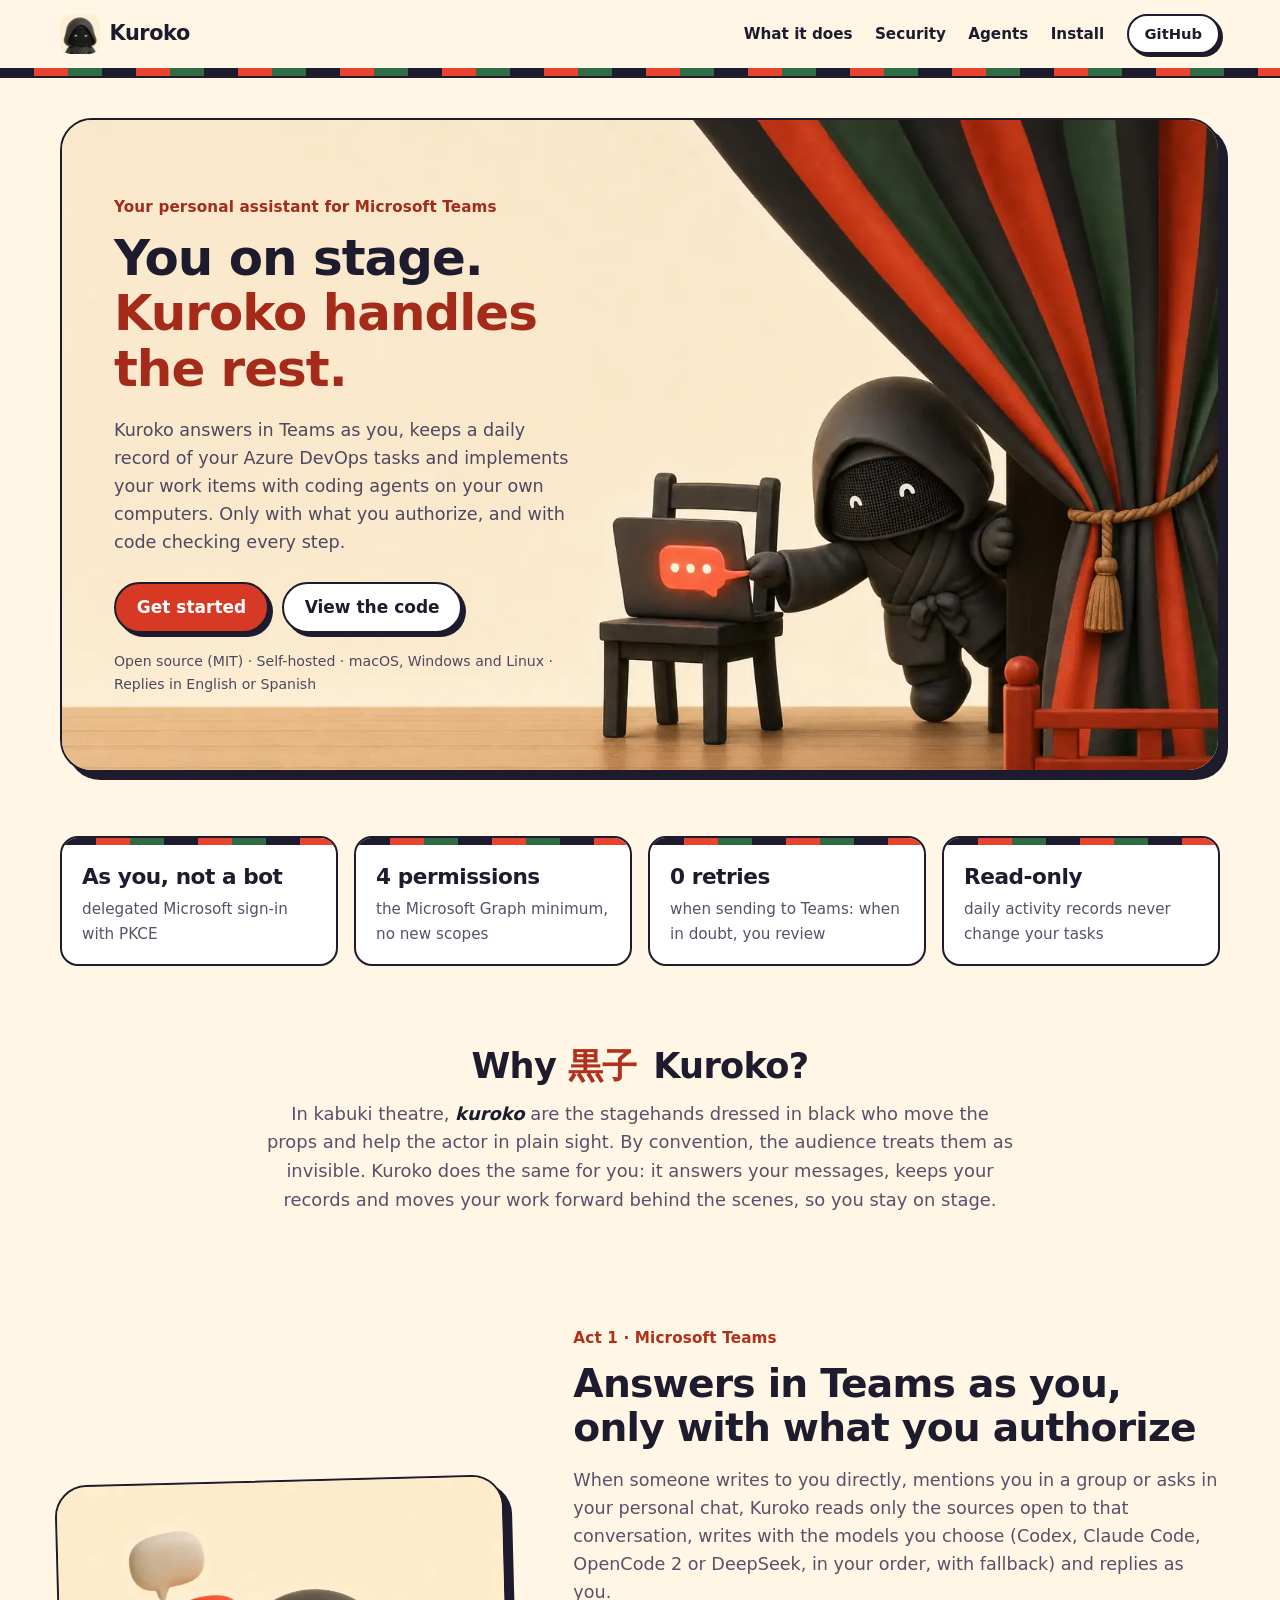
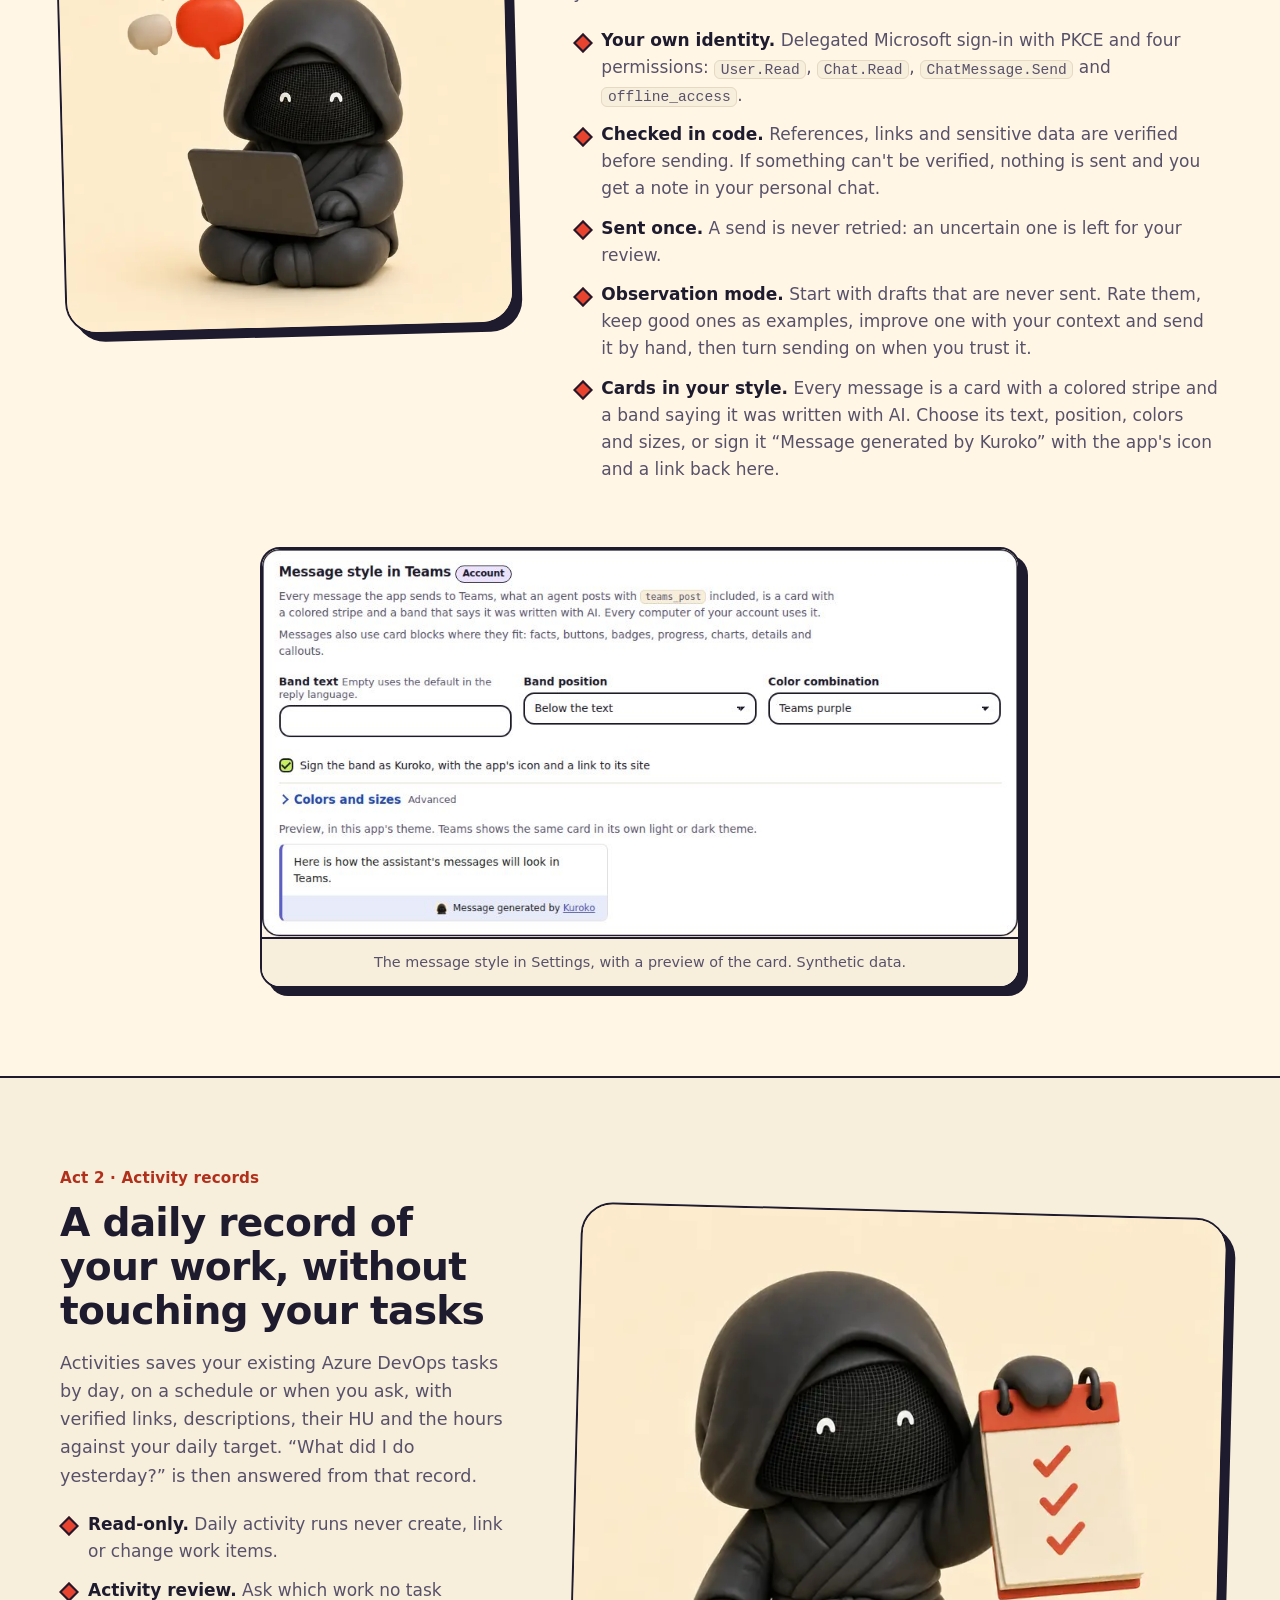
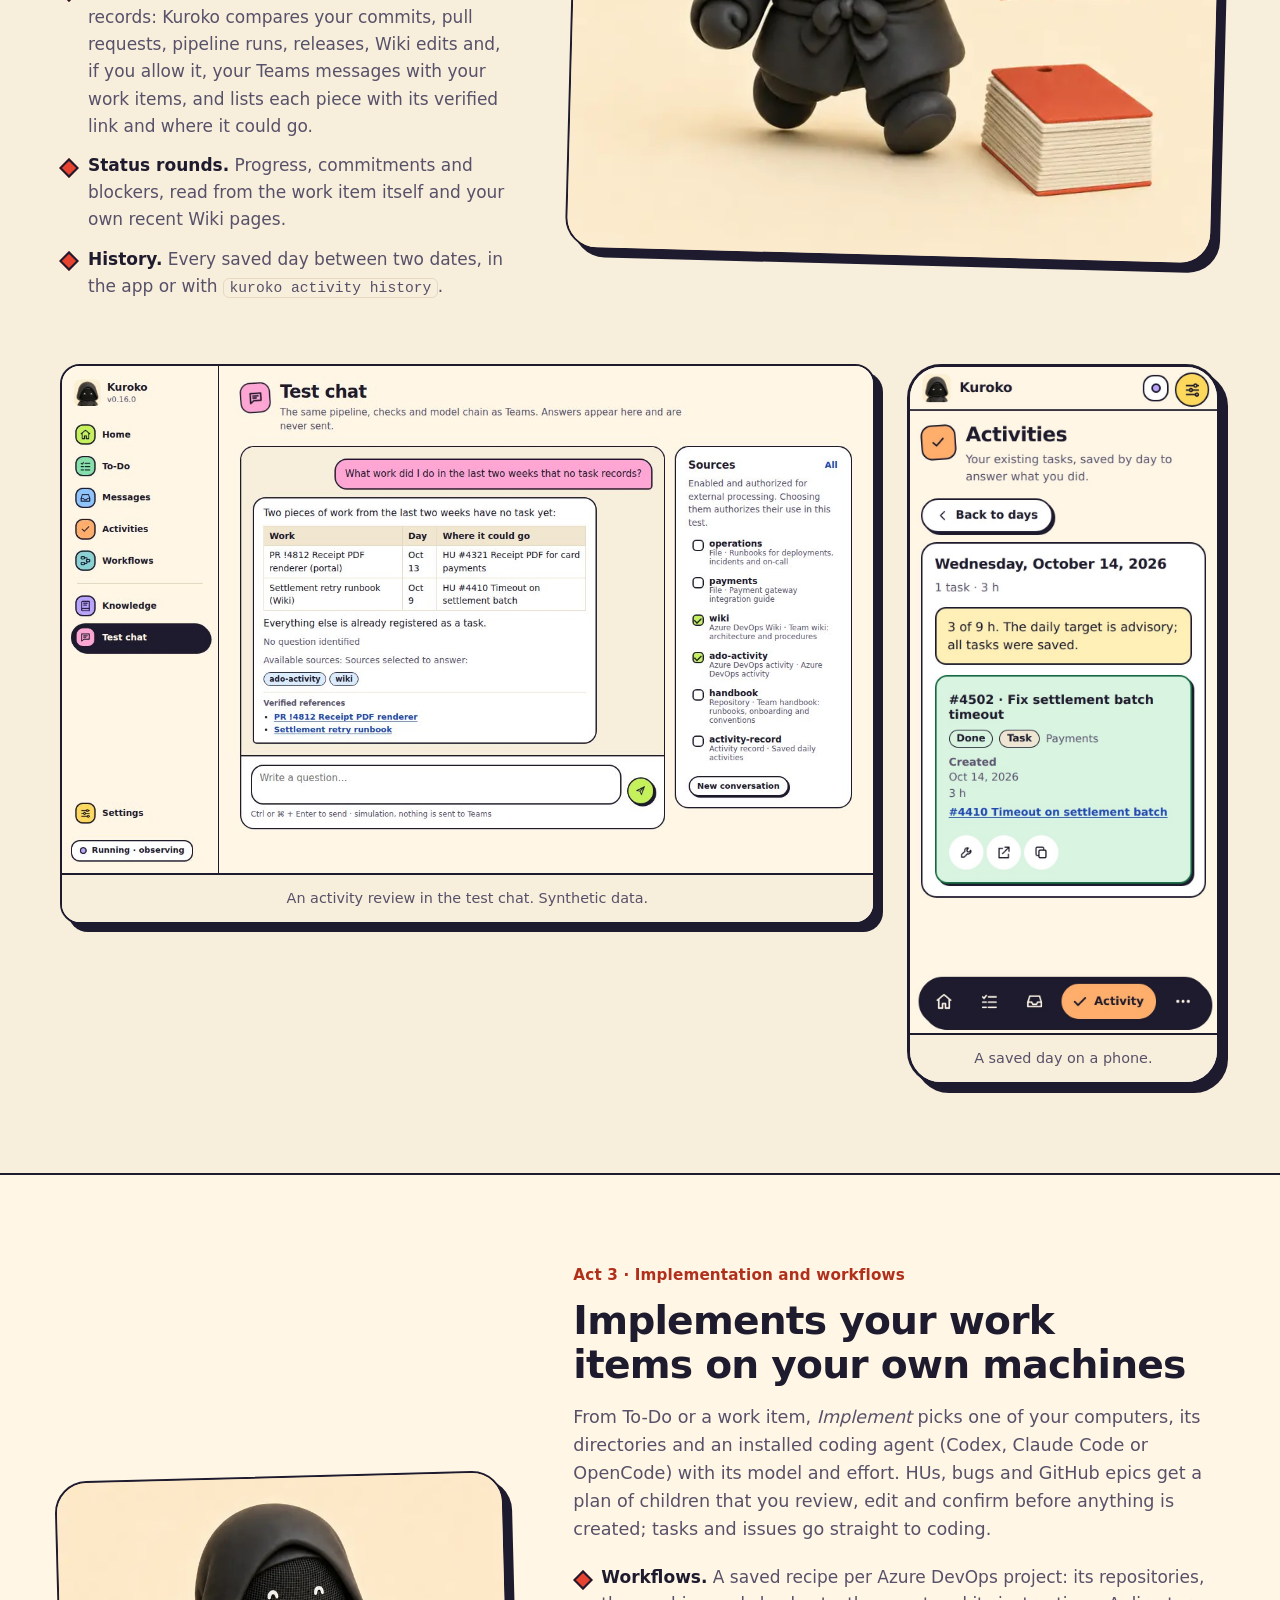
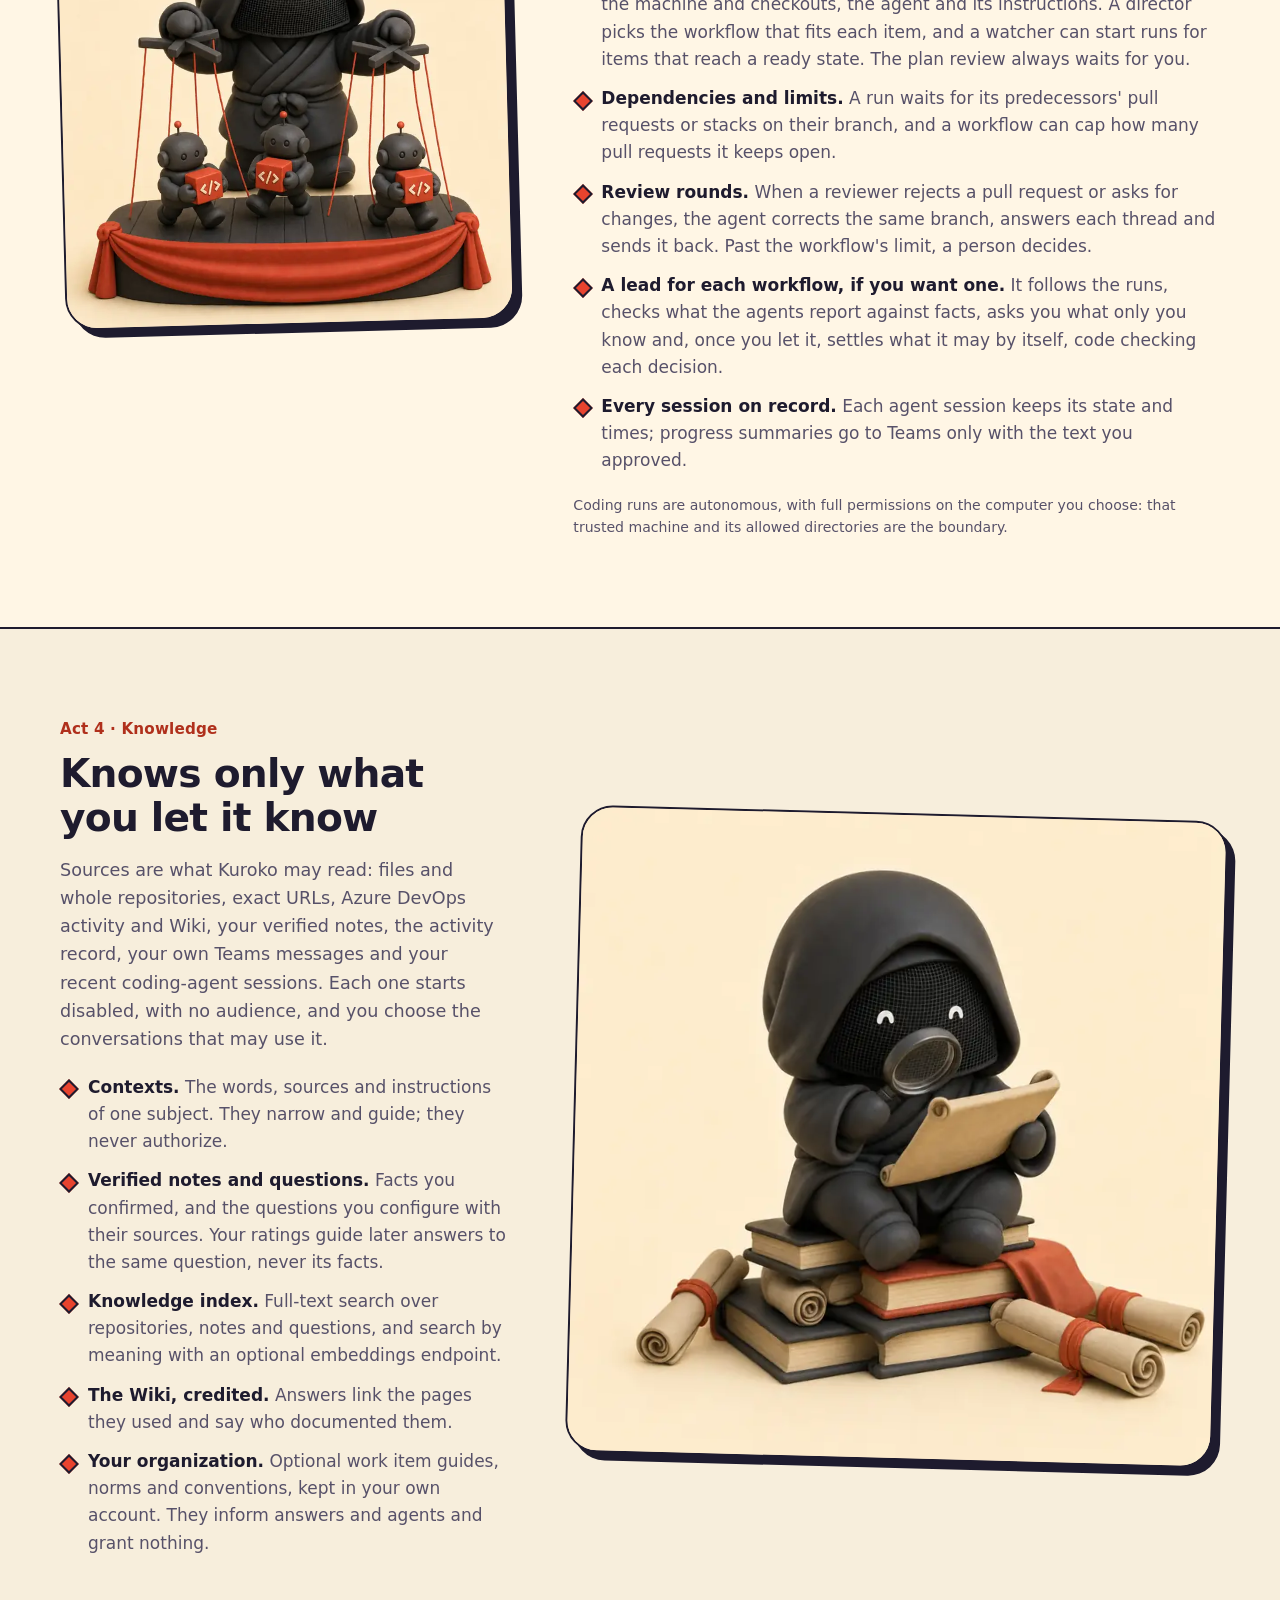
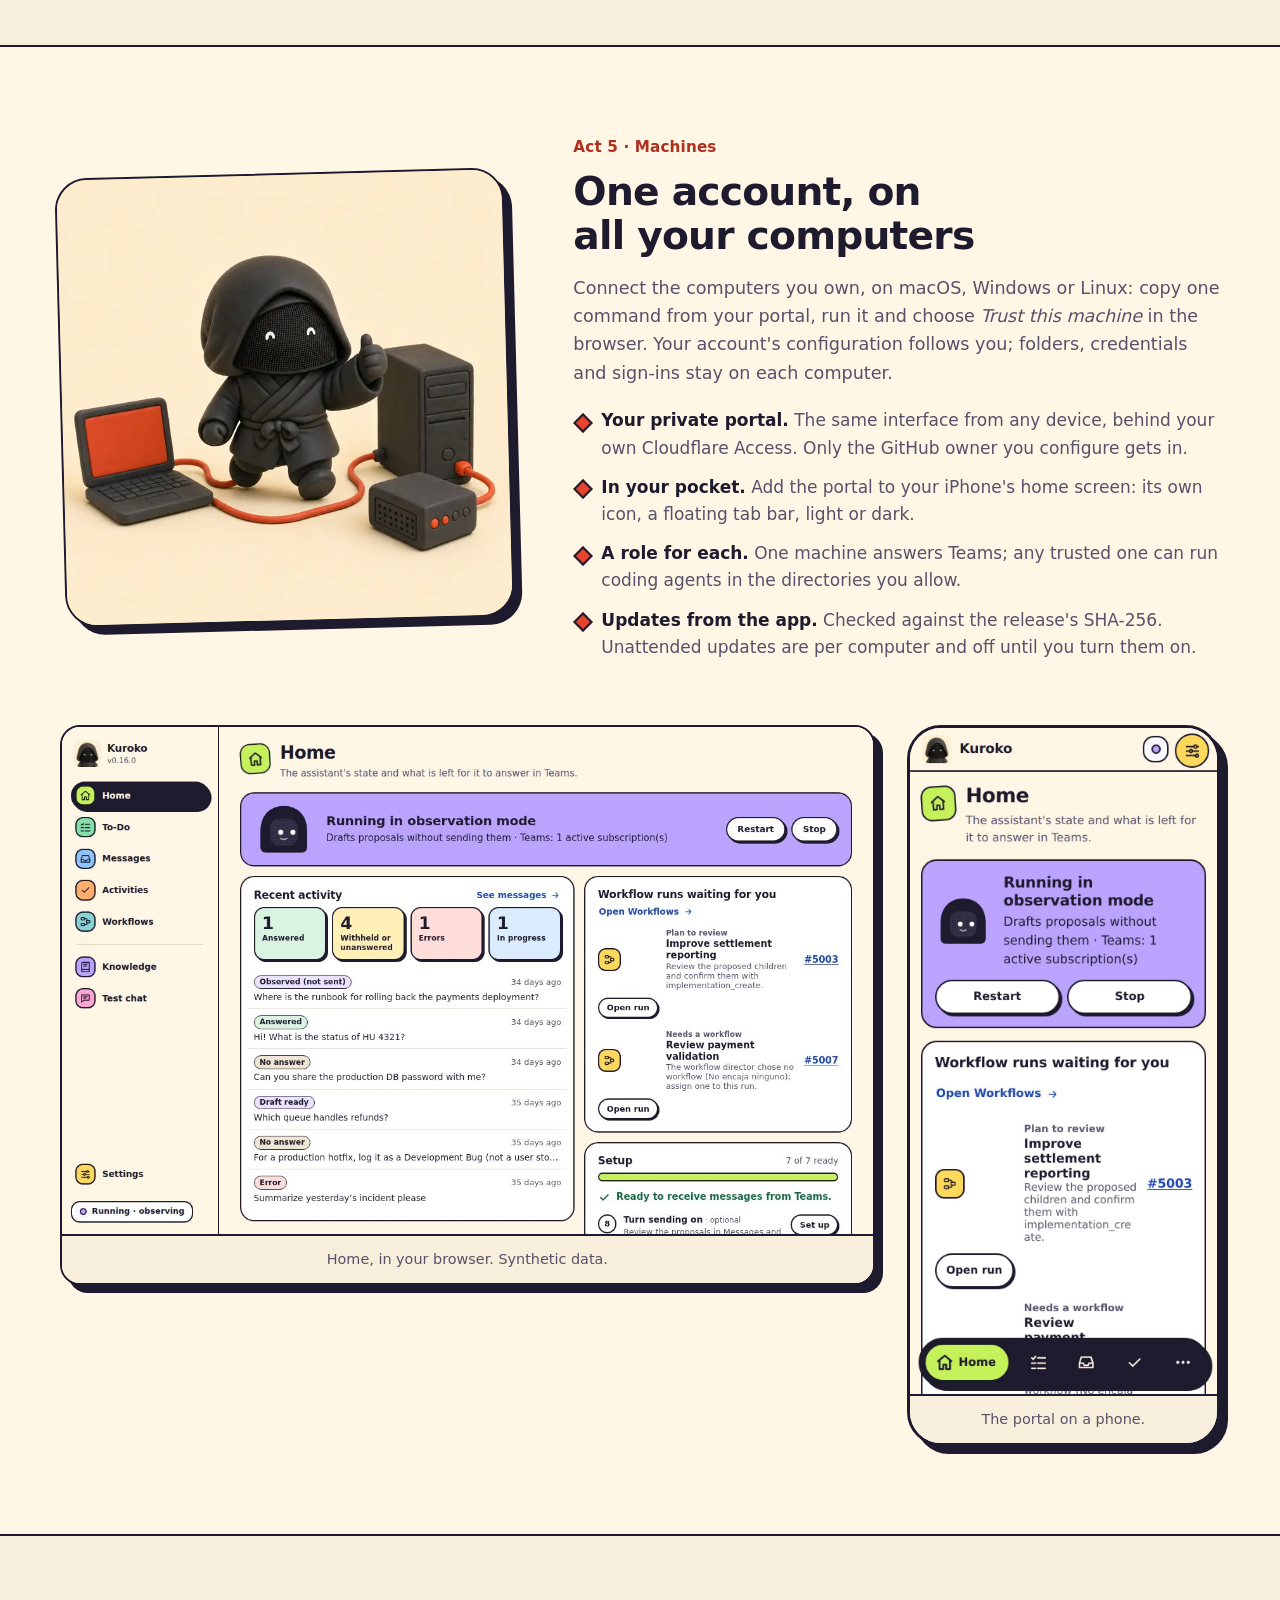
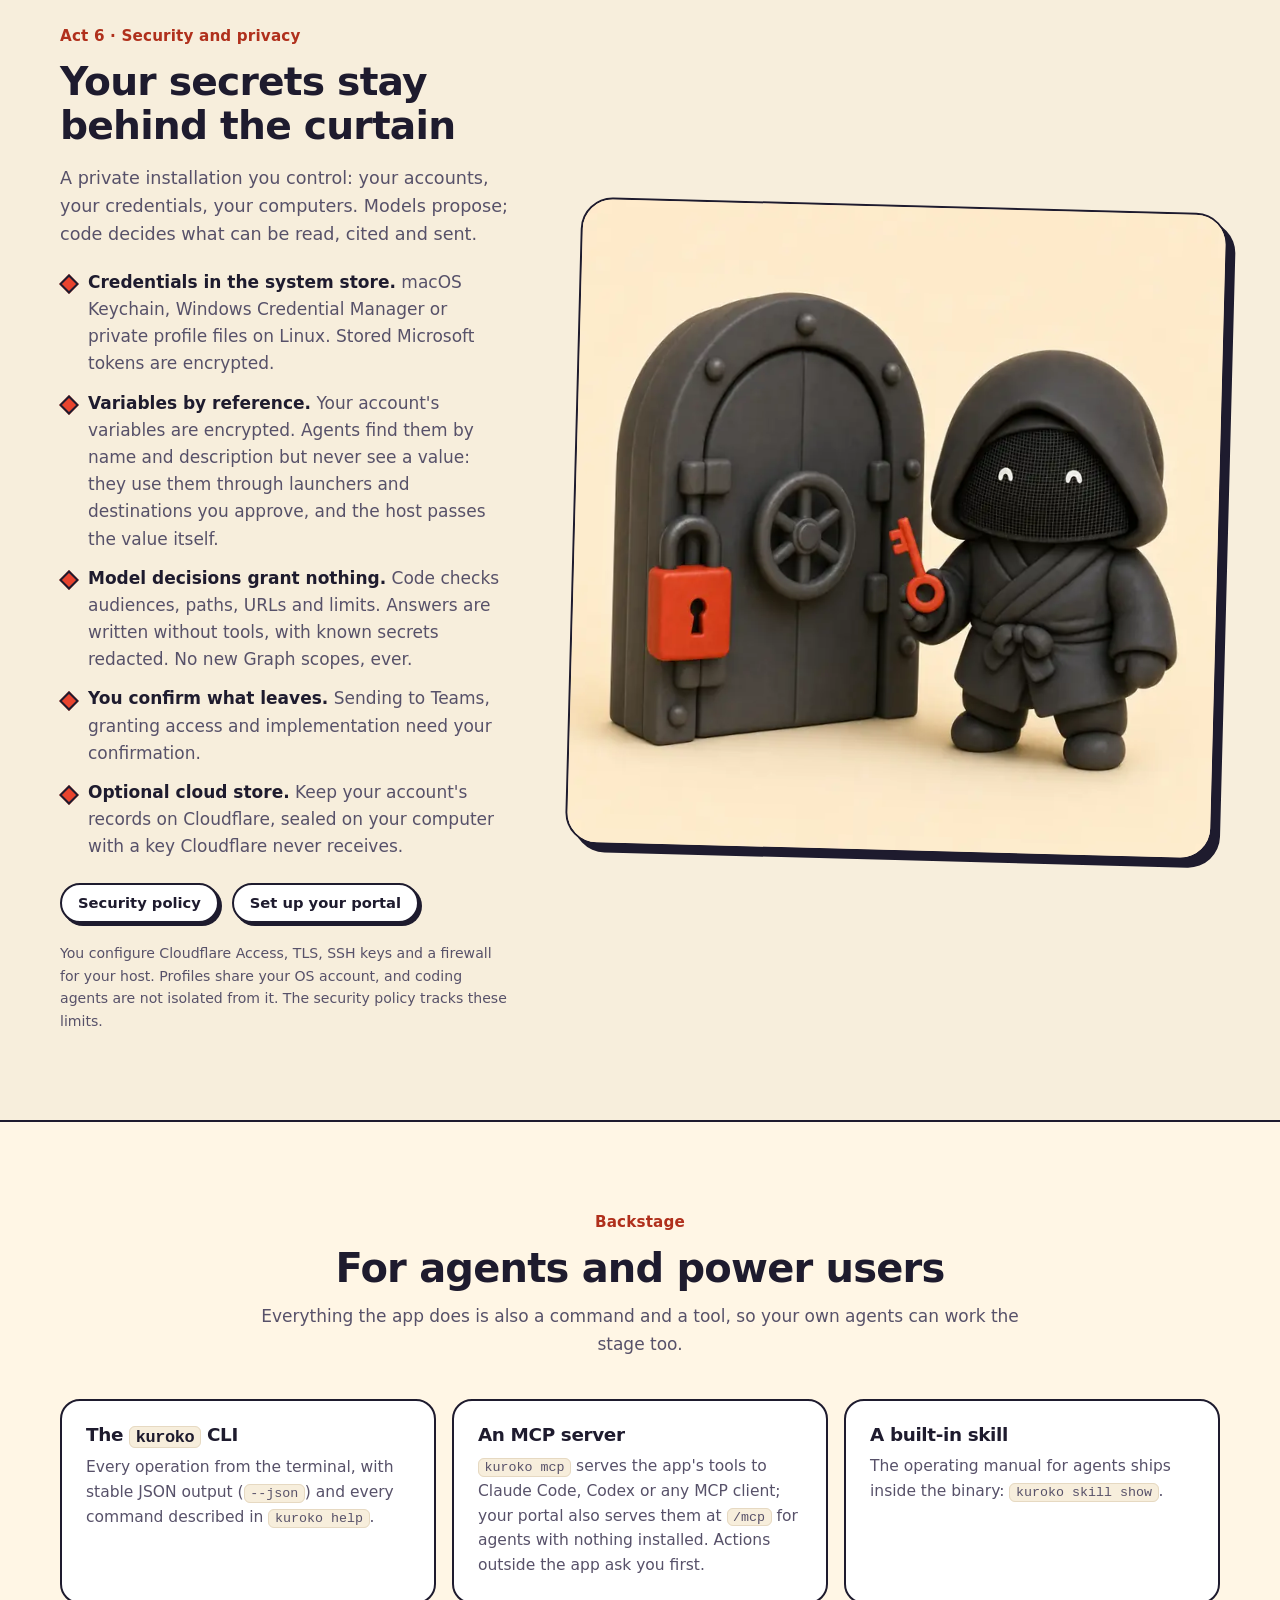
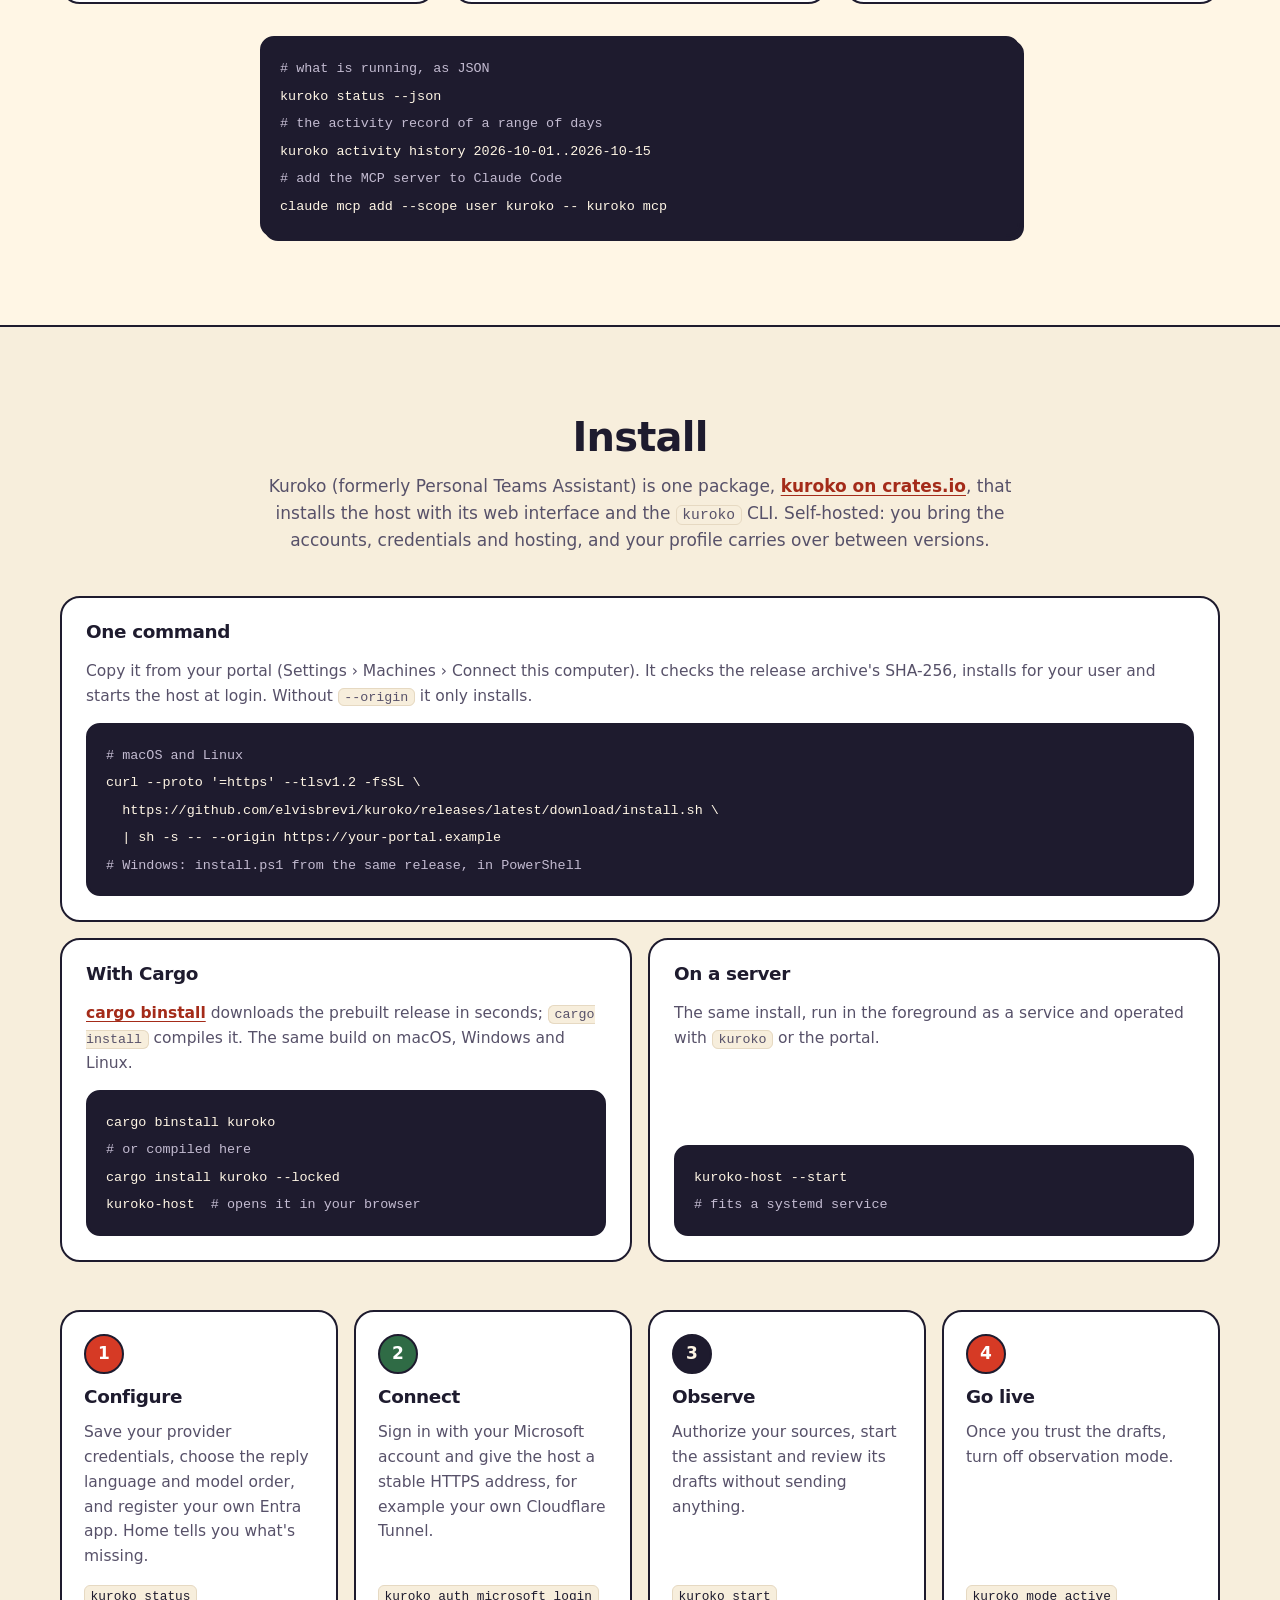
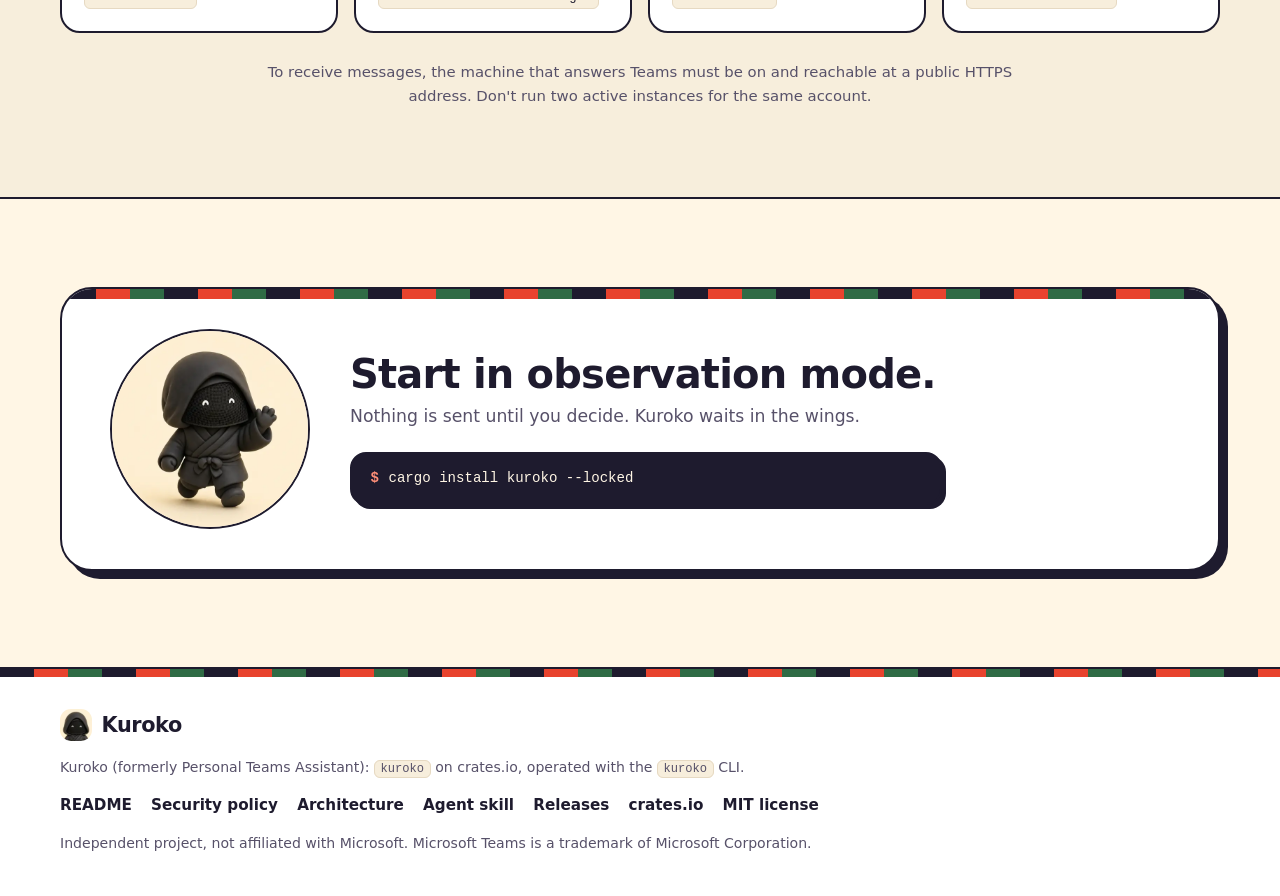
<file: site/public/index.html>
<!doctype html>
<html lang="en">
<head>
  <meta charset="utf-8">
  <meta name="viewport" content="width=device-width, initial-scale=1">
  <meta name="color-scheme" content="light dark">
  <title>Kuroko — You on stage. Kuroko handles the rest.</title>
  <meta name="description" content="Kuroko, the Personal Teams Assistant: it answers in Microsoft Teams as you, keeps a daily record of your Azure DevOps tasks and implements your work items with coding agents on your own computers, only with what you authorize.">
  <meta property="og:site_name" content="Kuroko">
  <meta property="og:title" content="Kuroko — You on stage. Kuroko handles the rest.">
  <meta property="og:description" content="Answers in Teams as you, keeps your activity records and implements your work behind the scenes. Self-hosted and open source: a web interface, a CLI and an MCP server in one Cargo package.">
  <meta property="og:type" content="website">
  <meta property="og:url" content="https://kuroko.elvisbrevi.cl/">
  <meta property="og:image" content="https://kuroko.elvisbrevi.cl/assets/og-banner.jpg">
  <meta property="og:image:type" content="image/jpeg">
  <meta property="og:image:width" content="1200">
  <meta property="og:image:height" content="800">
  <meta property="og:image:alt" content="Kuroko, a small stagehand in a black hood and robe, waves next to the wordmark and the line: You on stage. Kuroko handles the rest.">
  <meta name="twitter:card" content="summary_large_image">
  <meta name="twitter:title" content="Kuroko — You on stage. Kuroko handles the rest.">
  <meta name="twitter:description" content="Answers in Teams as you, keeps your activity records and implements your work behind the scenes. Self-hosted and open source.">
  <meta name="twitter:image" content="https://kuroko.elvisbrevi.cl/assets/og-banner.jpg">
  <meta name="twitter:image:alt" content="Kuroko, a small stagehand in a black hood and robe, waves next to the wordmark and the line: You on stage. Kuroko handles the rest.">
  <meta name="theme-color" content="#fff6e5" media="(prefers-color-scheme: light)">
  <meta name="theme-color" content="#17151f" media="(prefers-color-scheme: dark)">
  <link rel="canonical" href="https://kuroko.elvisbrevi.cl/">
  <link rel="icon" href="assets/icon.png" type="image/png">
  <link rel="apple-touch-icon" href="assets/apple-touch-icon.png">
  <link rel="stylesheet" href="style.css">
</head>
<body>
  <a class="skip" href="#top">Skip to content</a>
  <header class="topbar">
    <div class="wrap topbar-inner">
      <a class="brand" href="#top"><img src="assets/mark-96.webp" alt="" width="40" height="40"><span>Kuroko</span></a>
      <nav aria-label="Sections">
        <a href="#acts">What it does</a>
        <a href="#security">Security</a>
        <a href="#agents">Agents</a>
        <a href="#install">Install</a>
        <a class="button secondary small" href="https://github.com/elvisbrevi/kuroko">GitHub</a>
      </nav>
    </div>
    <div class="curtain" aria-hidden="true"></div>
  </header>

  <main id="top">
    <section class="hero" aria-labelledby="hero-title">
      <div class="wrap">
        <div class="stage">
          <div class="stage-copy">
            <p class="kicker">Your personal assistant for Microsoft Teams</p>
            <h1 id="hero-title">You on stage. <span>Kuroko handles the rest.</span></h1>
            <p class="lead">Kuroko answers in Teams as you, keeps a daily record of your Azure DevOps tasks and implements your work items with coding agents on your own computers. Only with what you authorize, and with code checking every step.</p>
            <div class="cta">
              <a class="button" href="#install">Get started</a>
              <a class="button secondary" href="https://github.com/elvisbrevi/kuroko">View the code</a>
            </div>
            <p class="fine">Open source (MIT) · Self-hosted · macOS, Windows and Linux · Replies in English or Spanish</p>
          </div>
          <img class="stage-art" src="assets/stage-1536.webp" srcset="assets/stage-900.webp 900w, assets/stage-1536.webp 1536w" sizes="(max-width: 1208px) 100vw, 1160px" width="1536" height="1024" fetchpriority="high" alt="A kabuki stage with its striped curtain. On an empty chair sits a laptop, and a small stagehand dressed in black slides a chat bubble onto its screen.">
        </div>
      </div>
    </section>

    <section class="playbill" aria-label="At a glance">
      <div class="wrap playbill-inner">
        <p class="ticket"><strong>As you, not a bot</strong><span>delegated Microsoft sign-in with PKCE</span></p>
        <p class="ticket"><strong>4 permissions</strong><span>the Microsoft Graph minimum, no new scopes</span></p>
        <p class="ticket"><strong>0 retries</strong><span>when sending to Teams: when in doubt, you review</span></p>
        <p class="ticket"><strong>Read-only</strong><span>daily activity records never change your tasks</span></p>
      </div>
    </section>

    <section class="story" aria-labelledby="story-title">
      <div class="wrap story-inner">
        <h2 id="story-title">Why <span lang="ja">黒子</span> Kuroko?</h2>
        <p>In kabuki theatre, <em>kuroko</em> are the stagehands dressed in black who move the props and help the actor in plain sight. By convention, the audience treats them as invisible. Kuroko does the same for you: it answers your messages, keeps your records and moves your work forward behind the scenes, so you stay on stage.</p>
      </div>
    </section>

    <div id="acts">
      <section id="teams" class="act" aria-labelledby="teams-title">
        <div class="wrap act-inner">
          <figure class="art"><img src="assets/act-teams.webp" width="720" height="720" loading="lazy" alt=""></figure>
          <div class="act-copy">
            <p class="kicker">Act 1 · Microsoft Teams</p>
            <h2 id="teams-title">Answers in Teams as you, only with what you authorize</h2>
            <p class="lead">When someone writes to you directly, mentions you in a group or asks in your personal chat, Kuroko reads only the sources open to that conversation, writes with the models you choose (Codex, Claude Code, OpenCode 2 or DeepSeek, in your order, with fallback) and replies as you.</p>
            <ul class="points">
              <li><strong>Your own identity.</strong> Delegated Microsoft sign-in with PKCE and four permissions: <code>User.Read</code>, <code>Chat.Read</code>, <code>ChatMessage.Send</code> and <code>offline_access</code>.</li>
              <li><strong>Checked in code.</strong> References, links and sensitive data are verified before sending. If something can't be verified, nothing is sent and you get a note in your personal chat.</li>
              <li><strong>Sent once.</strong> A send is never retried: an uncertain one is left for your review.</li>
              <li><strong>Observation mode.</strong> Start with drafts that are never sent. Rate them, keep good ones as examples, improve one with your context and send it by hand, then turn sending on when you trust it.</li>
              <li><strong>Cards in your style.</strong> Every message is a card with a colored stripe and a band saying it was written with AI. Choose its text, position, colors and sizes, or sign it “Message generated by Kuroko” with the app's icon and a link back here.</li>
            </ul>
          </div>
        </div>
        <div class="wrap shots one">
          <figure class="window">
            <picture>
              <source srcset="assets/app-message-style-dark.jpg" media="(prefers-color-scheme: dark)">
              <img src="assets/app-message-style-light.jpg" width="966" height="495" loading="lazy" alt="Settings, message style in Teams: the band is signed as Kuroko, and the preview card ends with the app's icon and “Message generated by Kuroko”.">
            </picture>
            <figcaption>The message style in Settings, with a preview of the card. Synthetic data.</figcaption>
          </figure>
        </div>
      </section>

      <section id="activity" class="act alt flip" aria-labelledby="activity-title">
        <div class="wrap act-inner">
          <figure class="art"><img src="assets/act-activity.webp" width="720" height="720" loading="lazy" alt=""></figure>
          <div class="act-copy">
            <p class="kicker">Act 2 · Activity records</p>
            <h2 id="activity-title">A daily record of your work, without touching your tasks</h2>
            <p class="lead">Activities saves your existing Azure DevOps tasks by day, on a schedule or when you ask, with verified links, descriptions, their HU and the hours against your daily target. “What did I do yesterday?” is then answered from that record.</p>
            <ul class="points">
              <li><strong>Read-only.</strong> Daily activity runs never create, link or change work items.</li>
              <li><strong>Activity review.</strong> Ask which work no task records: Kuroko compares your commits, pull requests, pipeline runs, releases, Wiki edits and, if you allow it, your Teams messages with your work items, and lists each piece with its verified link and where it could go.</li>
              <li><strong>Status rounds.</strong> Progress, commitments and blockers, read from the work item itself and your own recent Wiki pages.</li>
              <li><strong>History.</strong> Every saved day between two dates, in the app or with <code>kuroko activity history</code>.</li>
            </ul>
          </div>
        </div>
        <div class="wrap shots">
          <figure class="window">
            <picture>
              <source srcset="assets/app-chat-dark.jpg" media="(prefers-color-scheme: dark)">
              <img src="assets/app-chat-light.jpg" width="1280" height="800" loading="lazy" alt="Test chat: a review of the last two weeks lists two pieces of work no task records, each with the HU it could go under and its verified link.">
            </picture>
            <figcaption>An activity review in the test chat. Synthetic data.</figcaption>
          </figure>
          <figure class="phone">
            <picture>
              <source srcset="assets/app-phone-activities-dark.jpg" media="(prefers-color-scheme: dark)">
              <img src="assets/app-phone-activities-light.jpg" width="786" height="1704" loading="lazy" alt="Activities on a phone: one saved day with its task, its HU and 3 of 9 hours against the advisory daily target.">
            </picture>
            <figcaption>A saved day on a phone.</figcaption>
          </figure>
        </div>
      </section>

      <section id="workflows" class="act" aria-labelledby="workflows-title">
        <div class="wrap act-inner">
          <figure class="art"><img src="assets/act-workflows.webp" width="720" height="720" loading="lazy" alt=""></figure>
          <div class="act-copy">
            <p class="kicker">Act 3 · Implementation and workflows</p>
            <h2 id="workflows-title">Implements your work items on your own machines</h2>
            <p class="lead">From To-Do or a work item, <em>Implement</em> picks one of your computers, its directories and an installed coding agent (Codex, Claude Code or OpenCode) with its model and effort. HUs, bugs and GitHub epics get a plan of children that you review, edit and confirm before anything is created; tasks and issues go straight to coding.</p>
            <ul class="points">
              <li><strong>Workflows.</strong> A saved recipe per Azure DevOps project: its repositories, the machine and checkouts, the agent and its instructions. A director picks the workflow that fits each item, and a watcher can start runs for items that reach a ready state. The plan review always waits for you.</li>
              <li><strong>Dependencies and limits.</strong> A run waits for its predecessors' pull requests or stacks on their branch, and a workflow can cap how many pull requests it keeps open.</li>
              <li><strong>Review rounds.</strong> When a reviewer rejects a pull request or asks for changes, the agent corrects the same branch, answers each thread and sends it back. Past the workflow's limit, a person decides.</li>
              <li><strong>A lead for each workflow, if you want one.</strong> It follows the runs, checks what the agents report against facts, asks you what only you know and, once you let it, settles what it may by itself, code checking each decision.</li>
              <li><strong>Every session on record.</strong> Each agent session keeps its state and times; progress summaries go to Teams only with the text you approved.</li>
            </ul>
            <p class="fine">Coding runs are autonomous, with full permissions on the computer you choose: that trusted machine and its allowed directories are the boundary.</p>
          </div>
        </div>
      </section>

      <section id="knowledge" class="act alt flip" aria-labelledby="knowledge-title">
        <div class="wrap act-inner">
          <figure class="art"><img src="assets/act-knowledge.webp" width="720" height="720" loading="lazy" alt=""></figure>
          <div class="act-copy">
            <p class="kicker">Act 4 · Knowledge</p>
            <h2 id="knowledge-title">Knows only what you let it know</h2>
            <p class="lead">Sources are what Kuroko may read: files and whole repositories, exact URLs, Azure DevOps activity and Wiki, your verified notes, the activity record, your own Teams messages and your recent coding-agent sessions. Each one starts disabled, with no audience, and you choose the conversations that may use it.</p>
            <ul class="points">
              <li><strong>Contexts.</strong> The words, sources and instructions of one subject. They narrow and guide; they never authorize.</li>
              <li><strong>Verified notes and questions.</strong> Facts you confirmed, and the questions you configure with their sources. Your ratings guide later answers to the same question, never its facts.</li>
              <li><strong>Knowledge index.</strong> Full-text search over repositories, notes and questions, and search by meaning with an optional embeddings endpoint.</li>
              <li><strong>The Wiki, credited.</strong> Answers link the pages they used and say who documented them.</li>
              <li><strong>Your organization.</strong> Optional work item guides, norms and conventions, kept in your own account. They inform answers and agents and grant nothing.</li>
            </ul>
          </div>
        </div>
      </section>

      <section id="machines" class="act" aria-labelledby="machines-title">
        <div class="wrap act-inner">
          <figure class="art"><img src="assets/act-machines.webp" width="720" height="720" loading="lazy" alt=""></figure>
          <div class="act-copy">
            <p class="kicker">Act 5 · Machines</p>
            <h2 id="machines-title">One account, on all your computers</h2>
            <p class="lead">Connect the computers you own, on macOS, Windows or Linux: copy one command from your portal, run it and choose <em>Trust this machine</em> in the browser. Your account's configuration follows you; folders, credentials and sign-ins stay on each computer.</p>
            <ul class="points">
              <li><strong>Your private portal.</strong> The same interface from any device, behind your own Cloudflare Access. Only the GitHub owner you configure gets in.</li>
              <li><strong>In your pocket.</strong> Add the portal to your iPhone's home screen: its own icon, a floating tab bar, light or dark.</li>
              <li><strong>A role for each.</strong> One machine answers Teams; any trusted one can run coding agents in the directories you allow.</li>
              <li><strong>Updates from the app.</strong> Checked against the release's SHA-256. Unattended updates are per computer and off until you turn them on.</li>
            </ul>
          </div>
        </div>
        <div class="wrap shots">
          <figure class="window">
            <picture>
              <source srcset="assets/app-overview-dark.jpg" media="(prefers-color-scheme: dark)">
              <img src="assets/app-overview-light.jpg" width="1280" height="800" loading="lazy" alt="Home in the browser: Kuroko running in observation mode, the recent outcomes, the workflow runs waiting for you and the setup.">
            </picture>
            <figcaption>Home, in your browser. Synthetic data.</figcaption>
          </figure>
          <figure class="phone">
            <picture>
              <source srcset="assets/app-phone-home-dark.jpg" media="(prefers-color-scheme: dark)">
              <img src="assets/app-phone-home-light.jpg" width="786" height="1704" loading="lazy" alt="The same Home on a phone, with the floating tab bar.">
            </picture>
            <figcaption>The portal on a phone.</figcaption>
          </figure>
        </div>
      </section>

      <section id="security" class="act alt flip" aria-labelledby="security-title">
        <div class="wrap act-inner">
          <figure class="art"><img src="assets/act-security.webp" width="720" height="720" loading="lazy" alt=""></figure>
          <div class="act-copy">
            <p class="kicker">Act 6 · Security and privacy</p>
            <h2 id="security-title">Your secrets stay behind the curtain</h2>
            <p class="lead">A private installation you control: your accounts, your credentials, your computers. Models propose; code decides what can be read, cited and sent.</p>
            <ul class="points">
              <li><strong>Credentials in the system store.</strong> macOS Keychain, Windows Credential Manager or private profile files on Linux. Stored Microsoft tokens are encrypted.</li>
              <li><strong>Variables by reference.</strong> Your account's variables are encrypted. Agents find them by name and description but never see a value: they use them through launchers and destinations you approve, and the host passes the value itself.</li>
              <li><strong>Model decisions grant nothing.</strong> Code checks audiences, paths, URLs and limits. Answers are written without tools, with known secrets redacted. No new Graph scopes, ever.</li>
              <li><strong>You confirm what leaves.</strong> Sending to Teams, granting access and implementation need your confirmation.</li>
              <li><strong>Optional cloud store.</strong> Keep your account's records on Cloudflare, sealed on your computer with a key Cloudflare never receives.</li>
            </ul>
            <div class="cta">
              <a class="button secondary small" href="https://github.com/elvisbrevi/kuroko/blob/main/SECURITY.md">Security policy</a>
              <a class="button secondary small" href="https://github.com/elvisbrevi/kuroko/blob/main/desktop/skills/kuroko/references/web-access.md">Set up your portal</a>
            </div>
            <p class="fine">You configure Cloudflare Access, TLS, SSH keys and a firewall for your host. Profiles share your OS account, and coding agents are not isolated from it. The security policy tracks these limits.</p>
          </div>
        </div>
      </section>
    </div>

    <section id="agents" class="section" aria-labelledby="agents-title">
      <div class="wrap">
        <header class="section-head">
          <p class="kicker">Backstage</p>
          <h2 id="agents-title">For agents and power users</h2>
          <p>Everything the app does is also a command and a tool, so your own agents can work the stage too.</p>
        </header>
        <div class="cards">
          <article class="card">
            <h3>The <code>kuroko</code> CLI</h3>
            <p>Every operation from the terminal, with stable JSON output (<code>--json</code>) and every command described in <code>kuroko help</code>.</p>
          </article>
          <article class="card">
            <h3>An MCP server</h3>
            <p><code>kuroko mcp</code> serves the app's tools to Claude Code, Codex or any MCP client; your portal also serves them at <code>/mcp</code> for agents with nothing installed. Actions outside the app ask you first.</p>
          </article>
          <article class="card">
            <h3>A built-in skill</h3>
            <p>The operating manual for agents ships inside the binary: <code>kuroko skill show</code>.</p>
          </article>
        </div>
        <pre class="terminal" tabindex="0" aria-label="Example commands"><code><span class="comment"># what is running, as JSON</span>
<span class="cmd">kuroko status --json</span>
<span class="comment"># the activity record of a range of days</span>
<span class="cmd">kuroko activity history 2026-10-01..2026-10-15</span>
<span class="comment"># add the MCP server to Claude Code</span>
<span class="cmd">claude mcp add --scope user kuroko -- kuroko mcp</span></code></pre>
      </div>
    </section>

    <section id="install" class="section alt" aria-labelledby="install-title">
      <div class="wrap">
        <header class="section-head">
          <h2 id="install-title">Install</h2>
          <p>Kuroko (formerly Personal Teams Assistant) is one package, <a href="https://crates.io/crates/kuroko">kuroko on crates.io</a>, that installs the host with its web interface and the <code>kuroko</code> CLI. Self-hosted: you bring the accounts, credentials and hosting, and your profile carries over between versions.</p>
        </header>
        <div class="platforms">
          <article class="platform wide">
            <h3>One command</h3>
            <p>Copy it from your portal (Settings › Machines › Connect this computer). It checks the release archive's SHA-256, installs for your user and starts the host at login. Without <code>--origin</code> it only installs.</p>
            <pre tabindex="0" aria-label="One-command install"><code><span class="comment"># macOS and Linux</span>
<span class="cmd">curl --proto '=https' --tlsv1.2 -fsSL \
  https://github.com/elvisbrevi/kuroko/releases/latest/download/install.sh \
  | sh -s -- --origin https://your-portal.example</span>
<span class="comment"># Windows: install.ps1 from the same release, in PowerShell</span></code></pre>
          </article>
          <article class="platform">
            <h3>With Cargo</h3>
            <p><a href="https://github.com/cargo-bins/cargo-binstall">cargo binstall</a> downloads the prebuilt release in seconds; <code>cargo install</code> compiles it. The same build on macOS, Windows and Linux.</p>
            <pre tabindex="0" aria-label="Install with Cargo"><code><span class="cmd">cargo binstall kuroko</span>
<span class="comment"># or compiled here</span>
<span class="cmd">cargo install kuroko --locked</span>
<span class="cmd">kuroko-host</span>  <span class="comment"># opens it in your browser</span></code></pre>
          </article>
          <article class="platform">
            <h3>On a server</h3>
            <p>The same install, run in the foreground as a service and operated with <code>kuroko</code> or the portal.</p>
            <pre tabindex="0" aria-label="Run on a server"><code><span class="cmd">kuroko-host --start</span>
<span class="comment"># fits a systemd service</span></code></pre>
          </article>
        </div>
        <ol class="steps">
          <li><span class="num">1</span><h3>Configure</h3><p>Save your provider credentials, choose the reply language and model order, and register your own Entra app. Home tells you what's missing.</p><code>kuroko status</code></li>
          <li><span class="num">2</span><h3>Connect</h3><p>Sign in with your Microsoft account and give the host a stable HTTPS address, for example your own Cloudflare Tunnel.</p><code>kuroko auth microsoft login</code></li>
          <li><span class="num">3</span><h3>Observe</h3><p>Authorize your sources, start the assistant and review its drafts without sending anything.</p><code>kuroko start</code></li>
          <li><span class="num">4</span><h3>Go live</h3><p>Once you trust the drafts, turn off observation mode.</p><code>kuroko mode active</code></li>
        </ol>
        <p class="note">To receive messages, the machine that answers Teams must be on and reachable at a public HTTPS address. Don't run two active instances for the same account.</p>
      </div>
    </section>

    <section class="closing" aria-labelledby="closing-title">
      <div class="wrap">
        <div class="closing-card">
          <img class="mascot" src="assets/mascot-wave.webp" width="560" height="560" loading="lazy" alt="">
          <div class="closing-copy">
            <h2 id="closing-title">Start in observation mode.</h2>
            <p>Nothing is sent until you decide. Kuroko waits in the wings.</p>
            <div class="install"><span class="prompt" aria-hidden="true">$</span><code class="cmd">cargo install kuroko --locked</code></div>
          </div>
        </div>
      </div>
    </section>
  </main>

  <footer class="footer">
    <div class="curtain" aria-hidden="true"></div>
    <div class="wrap footer-inner">
      <div class="brand"><img src="assets/mark-96.webp" alt="" width="32" height="32"><span>Kuroko</span></div>
      <p class="fine">Kuroko (formerly Personal Teams Assistant): <code>kuroko</code> on crates.io, operated with the <code>kuroko</code> CLI.</p>
      <nav aria-label="Documentation">
        <a href="https://github.com/elvisbrevi/kuroko#readme">README</a>
        <a href="https://github.com/elvisbrevi/kuroko/blob/main/SECURITY.md">Security policy</a>
        <a href="https://github.com/elvisbrevi/kuroko/blob/main/docs/architecture.md">Architecture</a>
        <a href="https://github.com/elvisbrevi/kuroko/blob/main/desktop/skills/kuroko/SKILL.md">Agent skill</a>
        <a href="https://github.com/elvisbrevi/kuroko/releases">Releases</a>
        <a href="https://crates.io/crates/kuroko">crates.io</a>
        <a href="https://github.com/elvisbrevi/kuroko/blob/main/LICENSE">MIT license</a>
      </nav>
      <p class="fine">Independent project, not affiliated with Microsoft. Microsoft Teams is a trademark of Microsoft Corporation.</p>
    </div>
  </footer>
</body>
</html>
</file>
<file: site/public/style.css>
/* Kuroko's playbill: the app's sticker sheet (warm paper, ink outlines, hard shadows on what can be pressed
   or is lifted above the page) with the brand's single vermilion accent and the kabuki curtain's stripes
   (black, vermilion, deep green) as the secondary motif. No external fonts, scripts or inline styles. */
:root {
  color-scheme: light dark;
  --bg: light-dark(#fff6e5, #17151f); --surface: light-dark(#ffffff, #221f2d); --alt: light-dark(#f7eedc, #1c1a26);
  --text: light-dark(#1e1b2e, #f5efe4); --muted: light-dark(#575169, #c3bbd1);
  --line: light-dark(#1e1b2e, #e9e1d0); --rule: light-dark(#e6d9c2, #3a3549); --shadow-ink: light-dark(#1e1b2e, #000000);
  /* The brand vermilion for shapes; a deeper one where it carries white text, a darker or lighter one as text. */
  --vermilion: #e8432e; --vermilion-button: #d63a25; --accent-text: light-dark(#b0301c, #ff8f78);
  --green: #2f6b45; --ink: #1e1b2e; --cream: #fff6e5; --paper: #fae7cc;
  --link: light-dark(#a42b19, #ff9f8a); --focus: light-dark(#2b5cff, #9ec2ff);
  --code-bg: #1e1b2e; --code-text: #fff6e5; --code-muted: #c3bbd1;
  --bw: 2px; --shadow: 4px 4px 0 var(--shadow-ink); --shadow-float: 8px 8px 0 var(--shadow-ink);
  --curtain: repeating-linear-gradient(90deg, light-dark(#1e1b2e, #0b0a10) 0 34px, var(--vermilion) 34px 68px, var(--green) 68px 102px);
  --display: ui-rounded, "SF Pro Rounded", "Arial Rounded MT Bold", Nunito, "Varela Round", system-ui, -apple-system, sans-serif;
  --sans: -apple-system, BlinkMacSystemFont, "Segoe UI", system-ui, sans-serif;
  --mono: ui-monospace, "SF Mono", SFMono-Regular, Menlo, Consolas, monospace;
}
* { box-sizing: border-box; }
html { scroll-behavior: smooth; scroll-padding-top: 88px; overflow-x: clip; }
body { margin: 0; font-family: var(--sans); font-size: 17px; line-height: 1.6; color: var(--text); background: var(--bg); overflow-x: clip; }
img { max-width: 100%; height: auto; display: block; }
a { color: var(--link); font-weight: 600; text-underline-offset: 3px; }
h1, h2, h3 { margin: 0; font-family: var(--display); line-height: 1.12; letter-spacing: -.02em; text-wrap: balance; }
p { margin: 0; }
code { font-family: var(--mono); font-size: .86em; background: var(--alt); border: 1px solid var(--rule); padding: .05rem .35rem; border-radius: 6px; overflow-wrap: anywhere; }
:focus-visible { outline: 3px solid var(--focus); outline-offset: 3px; }
.wrap { width: 100%; max-width: 1208px; margin: 0 auto; padding: 0 24px; }
.fine { color: var(--muted); font-size: .88rem; }
.kicker { margin-bottom: .7rem; color: var(--accent-text); font-family: var(--display); font-size: .95rem; font-weight: 800; letter-spacing: .01em; }
.curtain { height: 8px; background: var(--curtain); }
.skip { position: absolute; left: 12px; top: -60px; z-index: 20; padding: .5rem 1rem; border: var(--bw) solid var(--line); border-radius: 99px; background: var(--surface); color: var(--text); }
.skip:focus { top: 12px; }

/* Buttons: pill stickers that sink into their shadow when pressed */
.button { display: inline-flex; align-items: center; justify-content: center; gap: .4rem; min-height: 46px; padding: .6rem 1.3rem; border: var(--bw) solid var(--line); border-radius: 99px; background: var(--vermilion-button); color: #ffffff; box-shadow: var(--shadow); font-family: var(--display); font-weight: 800; text-decoration: none; transition: transform .08s ease-out, box-shadow .08s ease-out; }
.button.secondary { background: var(--surface); color: var(--text); }
.button.small { min-height: 40px; padding: .3rem 1rem; font-size: .92rem; box-shadow: 3px 3px 0 var(--shadow-ink); }
.button:active { transform: translate(4px, 4px); box-shadow: none; }
@media (hover: hover) { .button:hover { transform: translate(-1px, -1px); box-shadow: 5px 5px 0 var(--shadow-ink); } .button:active { transform: translate(4px, 4px); box-shadow: none; } }
.cta { display: flex; flex-wrap: wrap; gap: .8rem; margin: 1.6rem 0 1.1rem; }

/* Top bar, with the curtain under it */
.topbar { position: sticky; top: 0; z-index: 10; background: var(--bg); border-bottom: var(--bw) solid var(--line); }
.topbar-inner { display: flex; align-items: center; justify-content: space-between; gap: 1rem; height: 68px; }
.brand { display: inline-flex; align-items: center; gap: .6rem; color: var(--text); text-decoration: none; font-family: var(--display); font-weight: 800; font-size: 1.3rem; letter-spacing: -.02em; white-space: nowrap; }
.brand img { border-radius: 11px; }
.topbar nav { display: flex; align-items: center; gap: 1.4rem; }
.topbar nav a:not(.button) { color: var(--text); text-decoration: none; font-family: var(--display); font-weight: 700; font-size: .95rem; }
@media (hover: hover) { .topbar nav a:not(.button):hover { text-decoration: underline; text-decoration-thickness: 2px; text-decoration-color: var(--vermilion); } }

/* Hero: the stage. The illustration is always the lit, cream stage, so its text keeps the light colors in
   both themes. On wide screens the copy stands in the empty left of the stage. */
.hero { padding: 40px 0 36px; }
.stage { --text: var(--ink); --muted: #4d4760; --surface: #ffffff; --line: var(--ink); --shadow-ink: var(--ink); --accent-text: #a42b19; --link: #a42b19;
  color-scheme: light; position: relative; display: flex; flex-direction: column; border: var(--bw) solid var(--line); border-radius: 32px; overflow: hidden; background: var(--paper); color: var(--text); box-shadow: var(--shadow-float); }
.stage-art { width: 100%; aspect-ratio: 16 / 9; object-fit: cover; object-position: 50% 20%; }
.stage-copy { position: absolute; inset: 0 auto 0 0; z-index: 1; width: 45%; display: flex; flex-direction: column; justify-content: center; padding: 40px 0 40px 52px; }
.stage h1 { font-size: clamp(2.3rem, 3.9vw, 3.35rem); font-weight: 800; margin-bottom: 1.1rem; }
.stage h1 span { display: block; color: var(--accent-text); }
.lead { font-size: 1.1rem; color: var(--muted); }
.stage .fine { color: var(--muted); }

/* At a glance: four tickets of the playbill, each with a strip of the curtain */
.playbill { padding: 28px 0 8px; }
.playbill-inner { display: grid; grid-template-columns: repeat(4, minmax(0, 1fr)); gap: 16px; }
.ticket { display: grid; gap: .15rem; align-content: start; padding: 22px 20px 18px; border: var(--bw) solid var(--line); border-radius: 18px; background: var(--surface); position: relative; overflow: hidden; }
.ticket::before { content: ""; position: absolute; inset: 0 0 auto 0; height: 7px; background: var(--curtain); }
.ticket strong { font-family: var(--display); font-size: 1.35rem; font-weight: 800; letter-spacing: -.02em; }
.ticket span { color: var(--muted); font-size: .95rem; }

/* The name's story */
.story { padding: 72px 0 24px; }
.story-inner { max-width: 50rem; text-align: center; }
.story h2 { font-size: clamp(1.7rem, 3vw, 2.2rem); font-weight: 800; margin-bottom: .9rem; }
.story h2 span { color: var(--accent-text); margin-right: .15em; }
.story p { font-size: 1.12rem; color: var(--muted); }
.story em { color: var(--text); font-style: italic; font-weight: 600; }

/* The acts: an illustration and its copy, alternating sides */
.act { padding: 88px 0; }
.act.alt { background: var(--alt); border-block: var(--bw) solid var(--line); }
.act-inner { display: grid; grid-template-columns: minmax(0, .82fr) minmax(0, 1.18fr); gap: 64px; align-items: center; }
.flip .art { order: 2; transform: rotate(1.5deg); }
.art { margin: 0; border: var(--bw) solid var(--line); border-radius: 32px; overflow: hidden; background: var(--paper); box-shadow: var(--shadow-float); transform: rotate(-1.5deg); }
.art img { width: 100%; aspect-ratio: 1; }
.act h2 { font-size: clamp(1.8rem, 3.1vw, 2.45rem); font-weight: 800; margin-bottom: 1rem; }
.act .lead { margin-bottom: 1.3rem; }
.act .cta { margin: 1.4rem 0 .9rem; }
.points { list-style: none; padding: 0; margin: 0; display: grid; gap: .75rem; }
.points li { position: relative; padding-left: 1.75rem; color: var(--muted); }
.points li::before { content: ""; position: absolute; left: .15rem; top: .5em; width: 10px; height: 10px; border: var(--bw) solid var(--line); background: var(--vermilion); transform: rotate(45deg); }
.points strong { color: var(--text); font-family: var(--display); }
.act-copy > .fine { margin-top: 1.2rem; }

/* Screenshots: a window and a phone, lifted off the page */
.shots { display: grid; grid-template-columns: minmax(0, 2.6fr) minmax(0, 1fr); gap: 32px; align-items: start; margin-top: 64px; }
.shots.one { grid-template-columns: minmax(0, 760px); justify-content: center; }
.window, .phone { margin: 0; border: var(--bw) solid var(--line); background: var(--surface); box-shadow: var(--shadow-float); overflow: hidden; }
.window { border-radius: 20px; }
.phone { border-width: 3px; border-radius: 34px; }
figcaption { padding: 12px 16px; border-top: var(--bw) solid var(--line); background: var(--alt); color: var(--muted); font-size: .9rem; text-align: center; }

/* Sections */
.section { padding: 88px 0; }
.section.alt { background: var(--alt); border-block: var(--bw) solid var(--line); }
.section-head { max-width: 48rem; margin: 0 auto 2.6rem; text-align: center; }
.section-head h2 { font-size: clamp(1.8rem, 3.2vw, 2.5rem); font-weight: 800; margin-bottom: .8rem; }
.section-head p:not(.kicker) { color: var(--muted); }

.cards { display: grid; grid-template-columns: repeat(3, minmax(0, 1fr)); gap: 16px; }
.card, .platform, .steps li { border: var(--bw) solid var(--line); background: var(--surface); border-radius: 20px; }
.card { padding: 24px; }
.card h3, .platform h3, .steps h3 { font-size: 1.15rem; font-weight: 800; margin-bottom: .5rem; }
.card h3 code { font-size: .92em; }
.card p, .platform p, .steps p { color: var(--muted); font-size: .97rem; }
pre { margin: 0; padding: 16px 18px; border: var(--bw) solid var(--line); border-radius: 14px; background: var(--code-bg); color: var(--code-text); overflow-x: auto; }
pre code { background: none; border: 0; padding: 0; color: inherit; font-size: .84rem; line-height: 1.9; overflow-wrap: normal; }
.terminal { max-width: 760px; margin: 32px auto 0; box-shadow: var(--shadow); }
.comment { color: var(--code-muted); user-select: none; }
/* One click selects the whole command: copying needs no JavaScript. */
.cmd { user-select: all; -webkit-user-select: all; cursor: text; }

.platforms { display: grid; grid-template-columns: repeat(2, minmax(0, 1fr)); gap: 16px; }
.platform.wide { grid-column: 1 / -1; }
.platform { display: flex; flex-direction: column; gap: .5rem; padding: 24px; min-width: 0; }
.platform p { margin-bottom: .4rem; flex: 1; }
.steps { list-style: none; padding: 0; margin: 48px 0 0; display: grid; grid-template-columns: repeat(4, minmax(0, 1fr)); gap: 16px; }
.steps li { display: flex; flex-direction: column; gap: .3rem; padding: 22px; }
.steps p { flex: 1; margin-bottom: .7rem; }
.steps code { align-self: flex-start; font-size: .8rem; }
.num { display: inline-grid; place-items: center; width: 40px; height: 40px; margin-bottom: .5rem; border: var(--bw) solid var(--line); border-radius: 50%; background: var(--vermilion-button); color: #ffffff; font-family: var(--display); font-weight: 800; }
.steps li:nth-child(3n+2) > .num { background: var(--green); }
.steps li:nth-child(3n) > .num { background: var(--ink); color: var(--cream); }
.note { max-width: 760px; margin: 28px auto 0; text-align: center; color: var(--muted); font-size: .93rem; }

/* Closing: the mascot waves from the wings */
.closing { padding: 88px 0 96px; }
.closing-card { display: grid; grid-template-columns: auto minmax(0, 1fr); gap: 40px; align-items: center; padding: 40px 48px; border: var(--bw) solid var(--line); border-radius: 32px; background: var(--surface); box-shadow: var(--shadow-float); position: relative; overflow: hidden; }
.closing-card::before { content: ""; position: absolute; inset: 0 0 auto 0; height: 10px; background: var(--curtain); }
.mascot { width: 200px; height: 200px; border: var(--bw) solid var(--line); border-radius: 50%; background: var(--paper); }
.closing h2 { font-size: clamp(1.8rem, 3.2vw, 2.5rem); font-weight: 800; }
.closing p { margin: .4rem 0 1.3rem; color: var(--muted); font-size: 1.08rem; }
.install { display: flex; align-items: center; gap: .6rem; max-width: 37rem; padding: .85rem 1.15rem; border: var(--bw) solid var(--line); border-radius: 16px; background: var(--code-bg); color: var(--code-text); box-shadow: var(--shadow); }
.install code { flex: 1; min-width: 0; background: none; border: 0; padding: 0; color: inherit; font-size: .88rem; white-space: nowrap; overflow-wrap: normal; }
.prompt { color: #ff8f78; user-select: none; font-family: var(--mono); font-size: .88rem; font-weight: 700; }

.footer { background: var(--surface); border-top: var(--bw) solid var(--line); }
.footer-inner { display: grid; gap: 14px; padding-top: 32px; padding-bottom: 44px; }
.footer nav { display: flex; flex-wrap: wrap; gap: .6rem 1.2rem; }
.footer nav a { color: var(--text); font-family: var(--display); font-size: .95rem; font-weight: 700; text-decoration: none; }
@media (hover: hover) { .footer nav a:hover { text-decoration: underline; text-decoration-color: var(--vermilion); } }

/* 404 */
.lost { min-height: 100dvh; display: grid; place-items: center; padding: 24px; text-align: center; }
.lost .closing-card { grid-template-columns: minmax(0, 1fr); justify-items: center; max-width: 34rem; padding-top: 48px; }
.lost h1 { font-size: clamp(1.8rem, 5vw, 2.4rem); font-weight: 800; }
.lost p { margin: .5rem 0 1.4rem; color: var(--muted); }

/* Below the width where the copy fits beside the illustration, the stage stacks: copy, then the stage. */
@media (max-width: 1180px) {
  .stage-copy { position: static; width: auto; padding: 36px 32px 8px; }
  .stage-art { aspect-ratio: 3 / 2; object-position: 70% 60%; }
}
@media (max-width: 960px) {
  .act-inner { grid-template-columns: minmax(0, 1fr); gap: 40px; }
  .art, .flip .art { order: 0; width: min(420px, 82%); justify-self: center; }
  .playbill-inner, .steps { grid-template-columns: repeat(2, minmax(0, 1fr)); }
  .cards, .platforms { grid-template-columns: minmax(0, 1fr); }
  .platform.wide { grid-column: auto; }
  .shots { grid-template-columns: minmax(0, 1fr); margin-top: 48px; }
  .shots .phone { width: min(320px, 72%); justify-self: center; }
}
@media (max-width: 640px) {
  body { font-size: 16px; }
  .wrap { padding: 0 16px; }
  .topbar nav a:not(.button) { display: none; }
  .hero { padding-top: 20px; }
  .stage { border-radius: 24px; }
  .stage-copy { padding: 26px 20px 4px; }
  .stage h1 { font-size: 2.1rem; }
  .stage-art { aspect-ratio: 1; object-position: 72% 58%; }
  .lead { font-size: 1.04rem; }
  .ticket { padding: 18px 14px 14px; }
  .ticket strong { font-size: 1.12rem; }
  .ticket span { font-size: .88rem; }
  .story { padding-top: 56px; }
  .story-inner { text-align: left; }
  .act, .section { padding: 64px 0; }
  .steps { grid-template-columns: minmax(0, 1fr); }
  .closing { padding: 64px 0 72px; }
  .closing-card { grid-template-columns: minmax(0, 1fr); justify-items: center; text-align: center; padding: 36px 20px 24px; gap: 18px; }
  .mascot { width: 150px; height: 150px; }
  .install { text-align: left; }
  .install code, .prompt { font-size: .8rem; }
  /* The command wraps instead of scrolling: nothing to scroll means nothing to reach by keyboard. */
  .install code { white-space: normal; overflow-wrap: anywhere; }
}
@media (prefers-reduced-motion: reduce) { html { scroll-behavior: auto; } * { transition: none !important; } }
</file>
